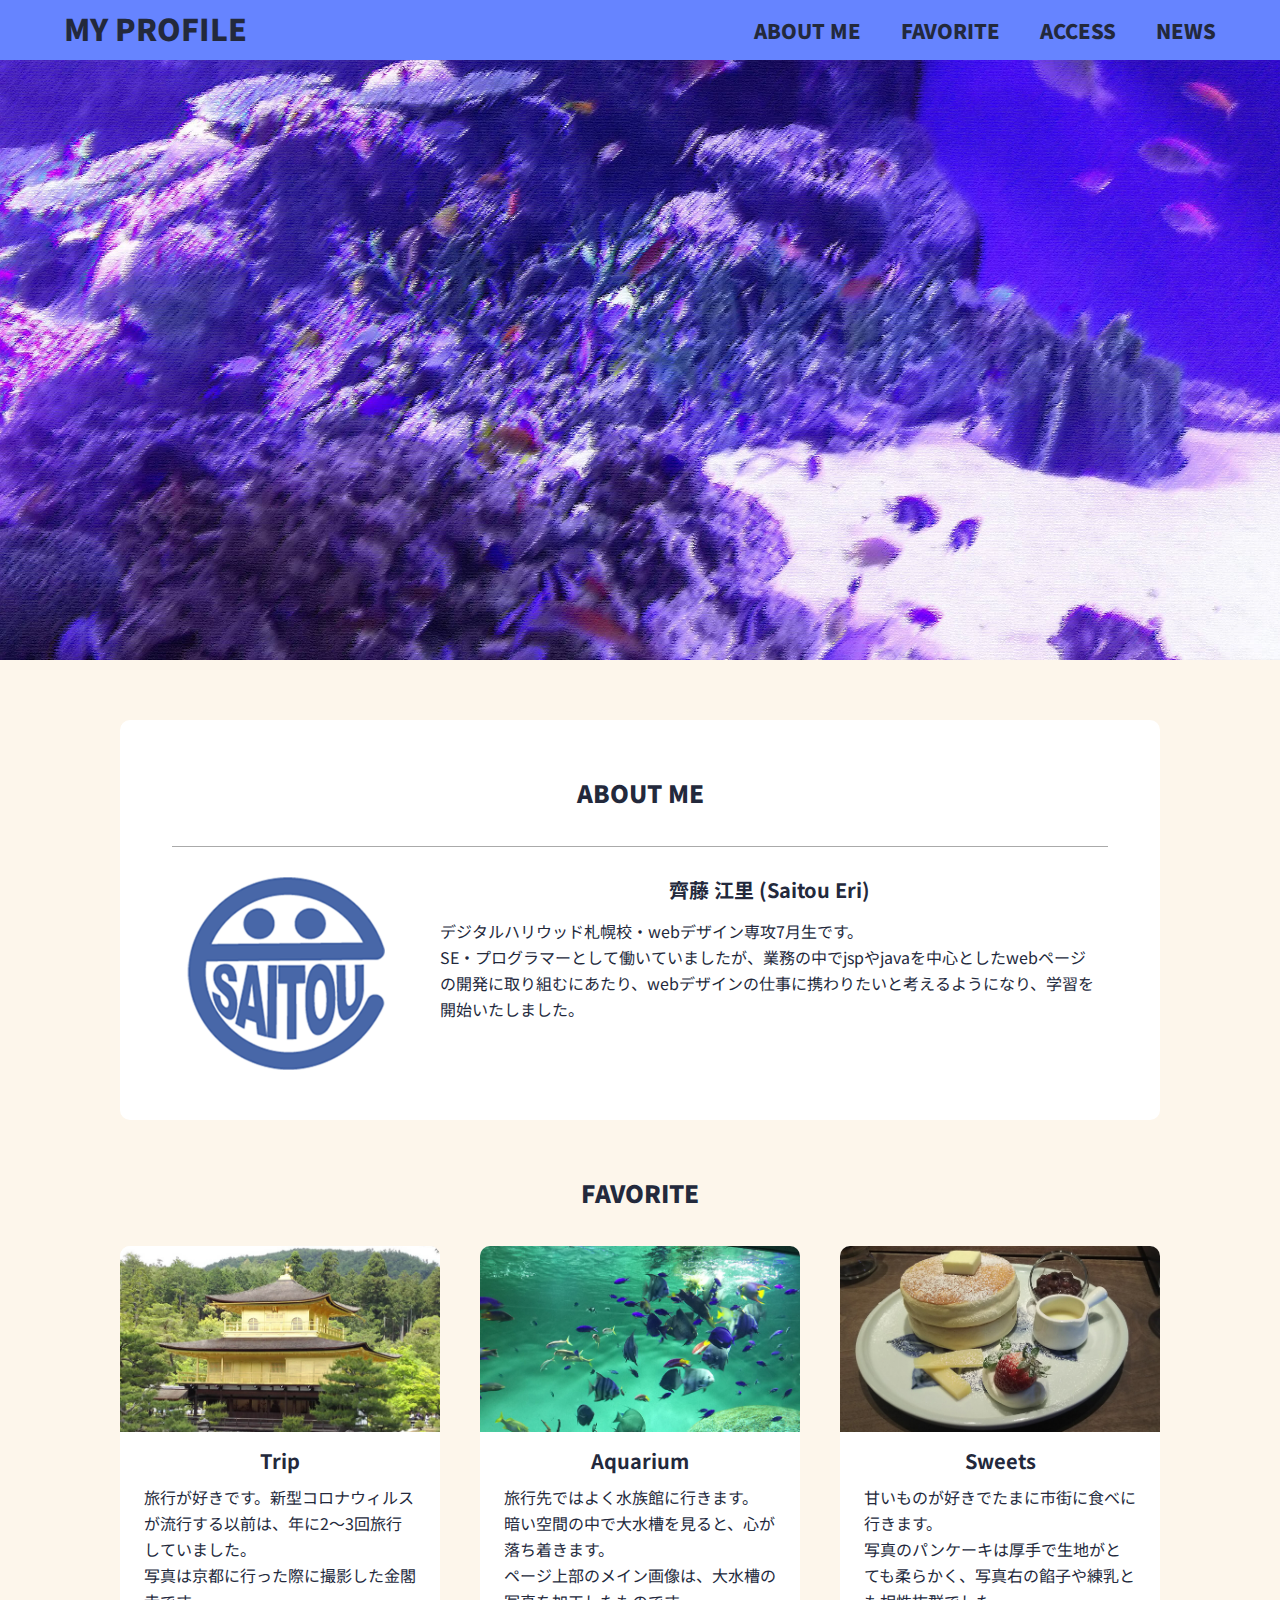
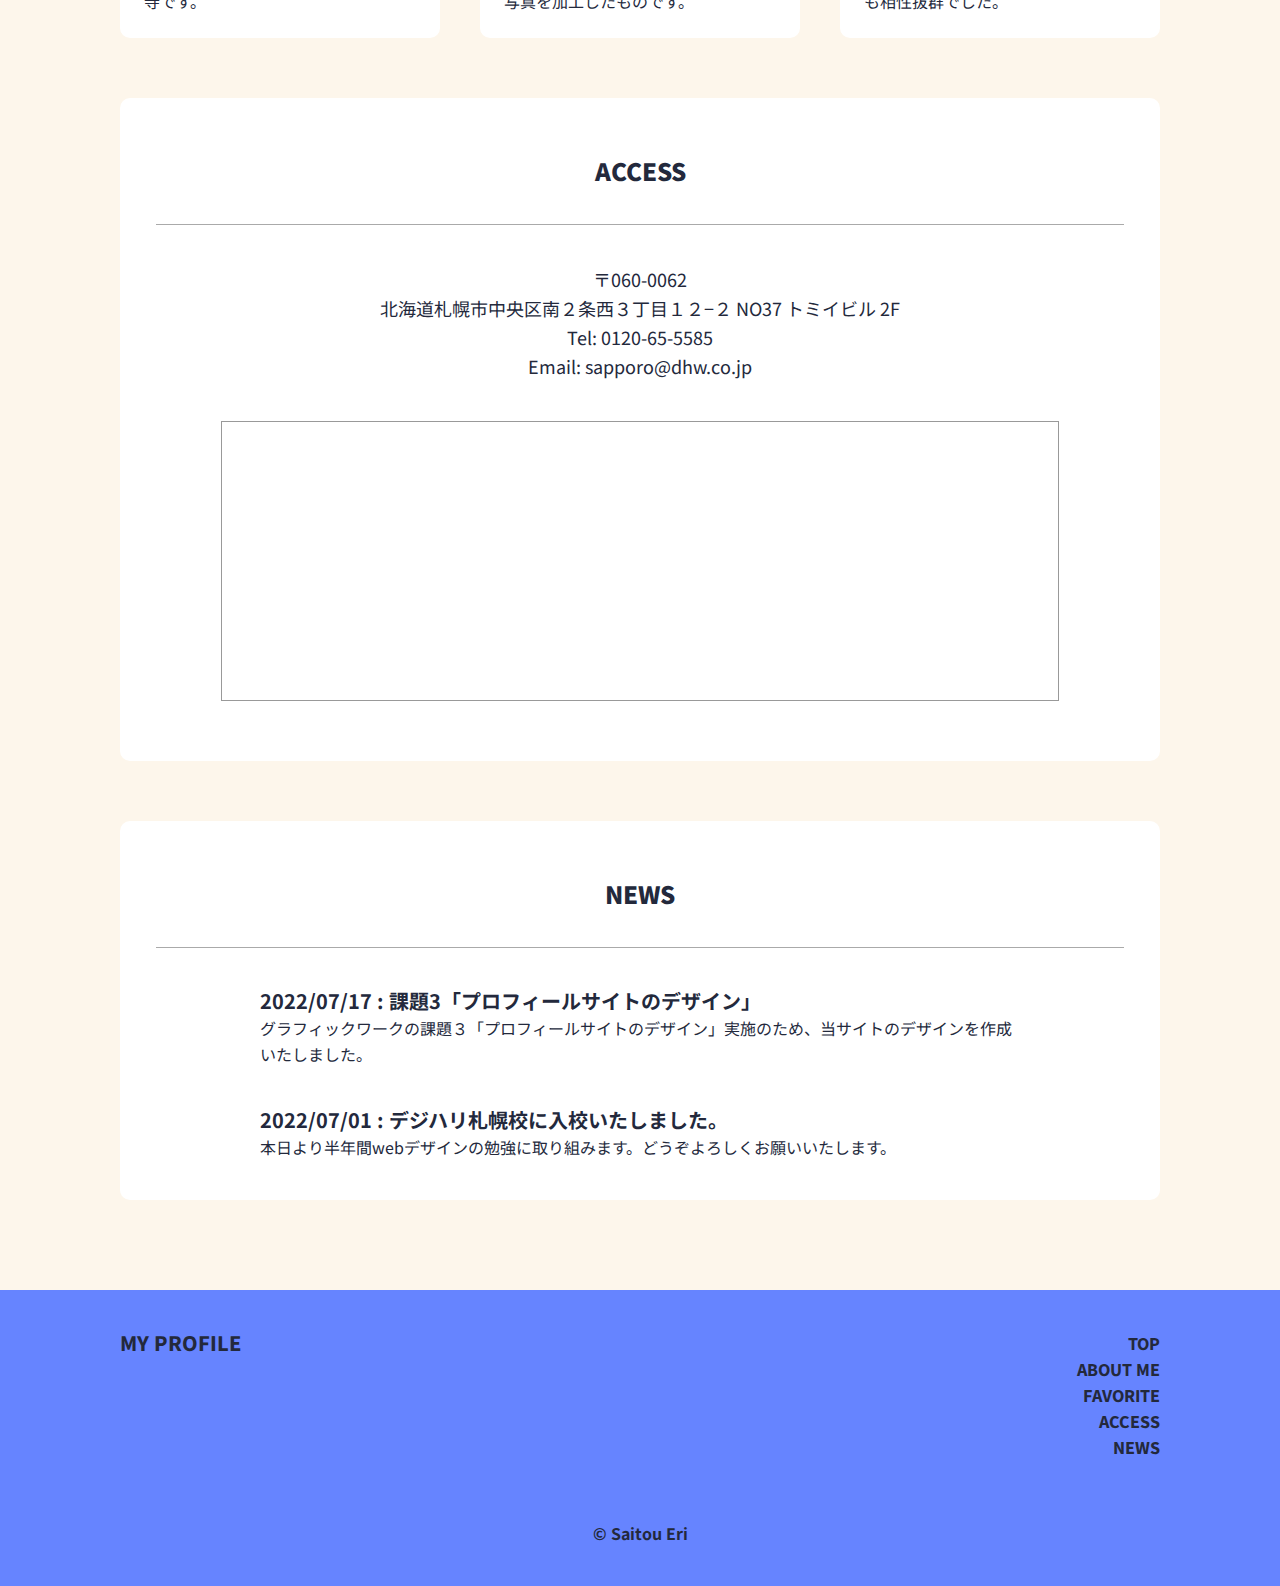
<file: works/works_detail/profilesite/index.html>
<!doctype html>
<html lang="ja">
<head>
<meta charset="utf-8">
<meta name="robots" content="noindex,nofollow,noarchive" />
<meta name = "viewport" content = "width = device-width, initial-scale=1, user-scalable=yes">
<meta name="description" content="齊藤江里のプロフィールサイトです。">
<meta property="og:title" content="MY  PROFILE"/>
<meta property="og:site_name" content="MY  PROFILE">
<meta property="og:type" content="website">
<meta property="og:locale" content="ja-JP">
<meta property="og:image" content="images/common/ogp.jpg">
<meta property="og:description" content="齊藤江里のプロフィールサイトです。"/>
<meta name="twitter:card" content="summary" />
<title>MY  PROFILE</title>
<link rel="stylesheet" href="css/reset.css">
<link rel="stylesheet" href="css/common.css">
<link rel="stylesheet" href="css/top.css">
<link rel="preconnect" href="https://fonts.googleapis.com">
<link rel="preconnect" href="https://fonts.gstatic.com" crossorigin>
<link href="https://fonts.googleapis.com/css2?family=Noto+Sans+JP:wght@400;700;900&display=swap" rel="stylesheet">
<link href="images/common/favicon.ico" rel="icon" type="image/x-icon" />
<link rel="apple-touch-icon" href="images/common/apple-touch-icon.png">
</head>

<body>
<header class="header">
  <div class="header__inner">
    <h1 id="top">MY  PROFILE</h1>
    <div id="nav-drawer">
      <input id="nav-input" class="none" type="checkbox">
      <label id="nav-open" for="nav-input"><span></span></label>
      <label id="nav-close" class="none" for="nav-input"></label>
      <nav id="nav-content" class="header__navigation">
        <div class="nav-drawer__title none">MY  PROFILE</div>
        <ul>
          <li><a class="nav-drawer__link-top none" href="#top">TOP</a></li>
          <li><a href="#aboutme">ABOUT  ME</a></li>
          <li><a href="#favorite">FAVORITE</a></li>
          <li><a href="#access">ACCESS</a></li>
          <li><a href="#news">NEWS</a></li>
        </ul>
      </nav>
    </div>
  </div>
</header>
<main class="main">
  <div class ="top__image"></div>
  <section class="section-aboutme">
    <h2 id="aboutme">ABOUT  ME</h2>
    <div class="section-aboutme__flex"> <img class="section-aboutme__picture" src="images/top/mark.png" alt="mark">
      <div class="section-aboutme__article">
        <h3 class="section-aboutme__myname">齊藤  江里  (Saitou Eri)</h3>
        <p class="section-aboutme__description"> デジタルハリウッド札幌校・webデザイン専攻7月生です。<br>
          SE・プログラマーとして働いていましたが、業務の中でjspやjavaを中心としたwebページの開発に取り組むにあたり、webデザインの仕事に携わりたいと考えるようになり、学習を開始いたしました。 </p>
      </div>
    </div>
  </section>
  <section class="section-favorite">
    <h2 id="favorite">FAVORITE</h2>
    <ul>
      <li> <img class="section-favorite__picture" src="images/top/trip_image.jpg" alt="Trip_Kinkakuji">
        <h3 class="section-favorite__title">Trip</h3>
        <div class="section-favorite__description">
          <p> 旅行が好きです。新型コロナウィルスが流行する以前は、年に2～3回旅行していました。<br>
            写真は京都に行った際に撮影した金閣寺です。 </p>
        </div>
      </li><!--    
   --><li> <img class="section-favorite__picture" src="images/top/aquarium_image.jpg" alt="Aquarium">
        <h3 class="section-favorite__title">Aquarium</h3>
        <div class="section-favorite__description">
          <p> 旅行先ではよく水族館に行きます。<br>
            暗い空間の中で大水槽を見ると、心が落ち着きます。<br>
            ページ上部のメイン画像は、大水槽の写真を加工したものです。 </p>
        </div>
      </li><!--     
  --><li> <img class="section-favorite__picture" src="images/top/sweets_image.jpg" alt="Sweets_pancake">
        <h3 class="section-favorite__title">Sweets</h3>
        <div class="section-favorite__description">
          <p> 甘いものが好きでたまに市街に食べに行きます。<br>
            写真のパンケーキは厚手で生地がとても柔らかく、写真右の餡子や練乳とも相性抜群でした。 </p>
        </div>
      </li>
    </ul>
  </section>
  <section class="section-access">
    <h2 id="access">ACCESS</h2>
    <address class="text">
    〒060-0062<br>
    北海道札幌市中央区南２条西３丁目<span class="section-access__break"></span>１２−２ NO37 トミイビル 2F<br>
    Tel:  0120-65-5585<br>
    Email:  sapporo@dhw.co.jp
    </address>
    <div class="section-access__map">
      <iframe src="https://www.google.com/maps/embed?pb=!1m18!1m12!1m3!1d2915.1908824118573!2d141.35160271547858!3d43.058452779146194!2m3!1f0!2f0!3f0!3m2!1i1024!2i768!4f13.1!3m3!1m2!1s0x5f0b298343e1d881%3A0xc5ee82533644fdf3!2z44OH44K444K_44Or44OP44Oq44Km44OD44OJU1RVRElP5pyt5bmM!5e0!3m2!1sja!2sjp!4v1660179705610!5m2!1sja!2sjp" allowfullscreen=""></iframe>
    </div>
  </section>
  <section class="section-news">
    <h2 id="news">NEWS</h2>
    <ol>
      <li>
        <div class="text">
          <time datetime="2001-01-01">2022/07/17</time>
          <h3>課題3「プロフィールサイトのデザイン」</h3>
          <p> グラフィックワークの課題３「プロフィールサイトのデザイン」実施のため、当サイトのデザインを作成いたしました。 </p>
        </div>
      </li>
      <li>
        <div class="text">
          <time datetime="2001-01-01">2022/07/01</time>
          <h3>デジハリ札幌校に入校いたしました。</h3>
          <p> 本日より半年間webデザインの勉強に取り組みます。どうぞよろしくお願いいたします。 </p>
        </div>
      </li>
    </ol>
  </section>
</main>
<footer class="footer">
  <div class="footer__container">
    <nav class="footer__navigation">
      <h4>MY  PROFILE</h4>
      <ul>
        <li><a href="#top">TOP</a></li>
        <li><a href="#aboutme">ABOUT  ME</a></li>
        <li><a href="#favorite">FAVORITE</a></li>
        <li><a href="#access">ACCESS</a></li>
        <li><a href="#news">NEWS</a></li>
      </ul>
    </nav>
    <small>© Saitou  Eri</small> </div>
</footer>
</body>
</html>
</file>
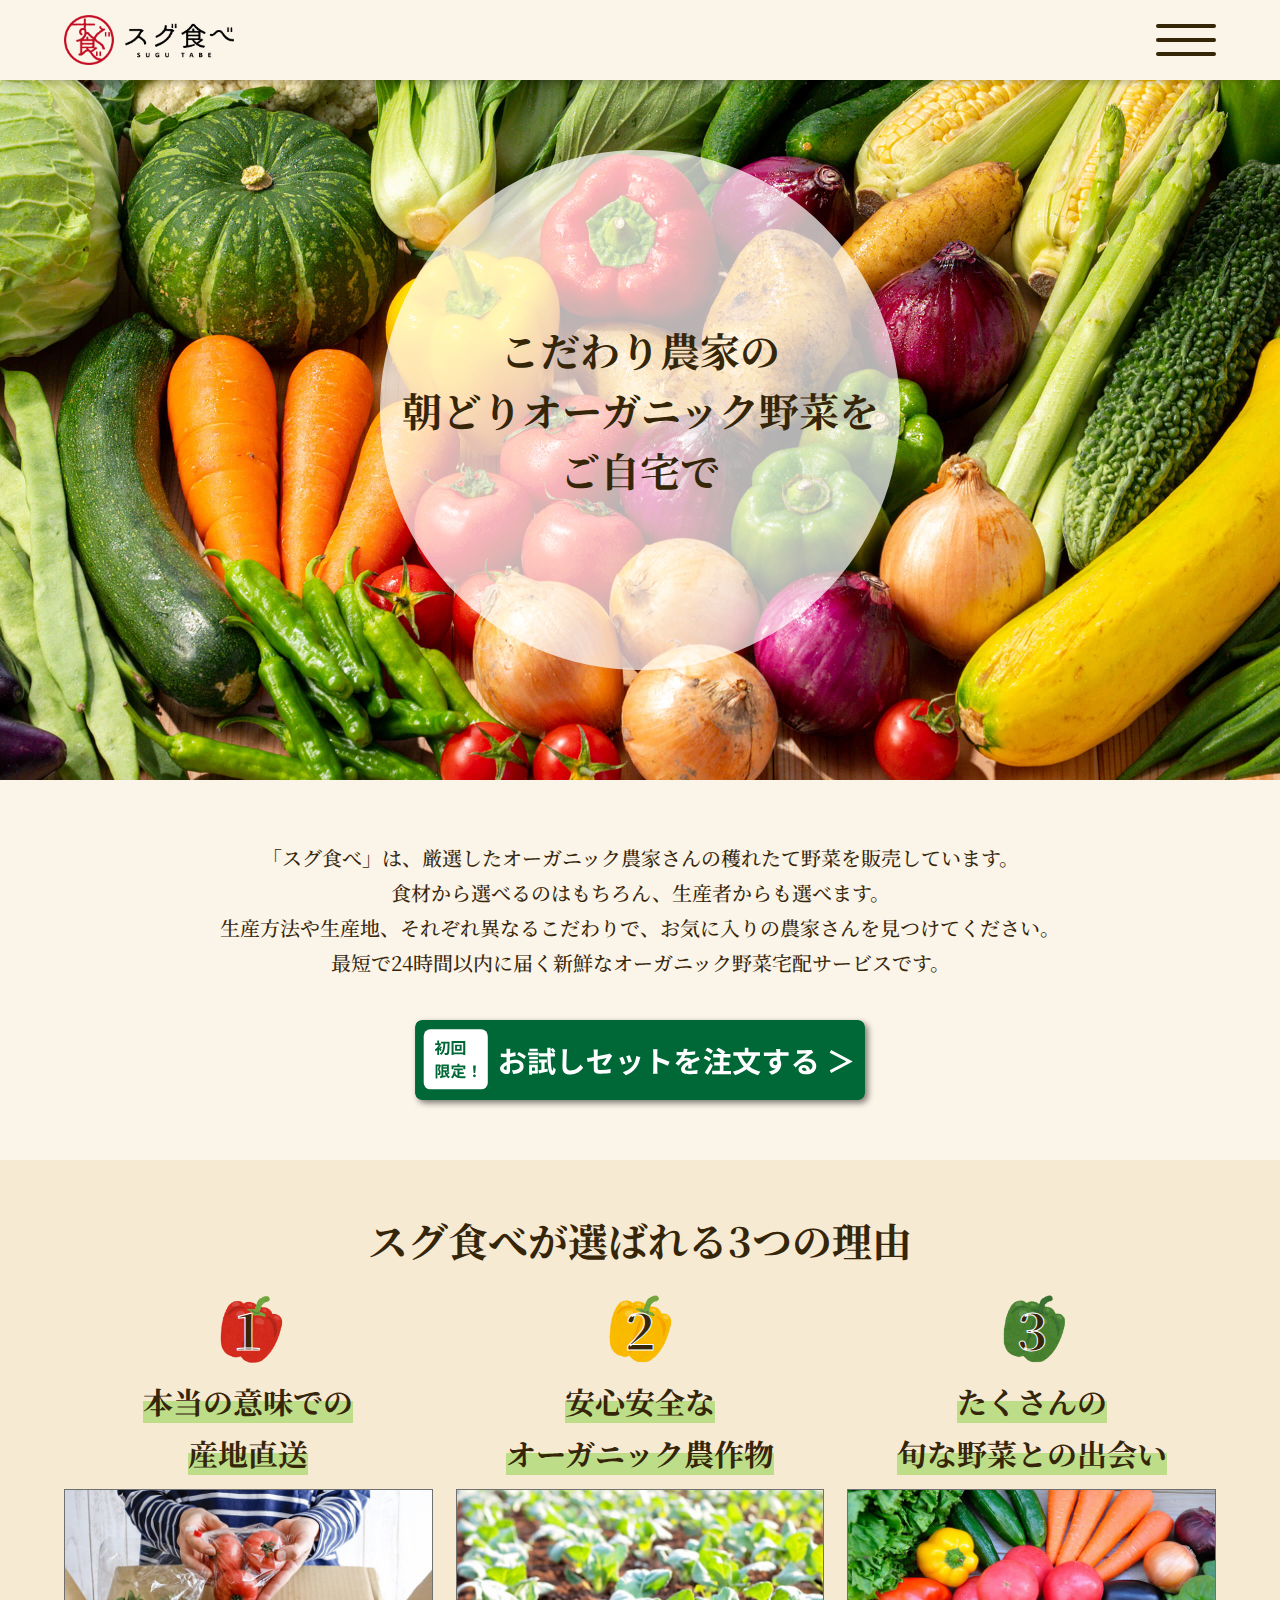
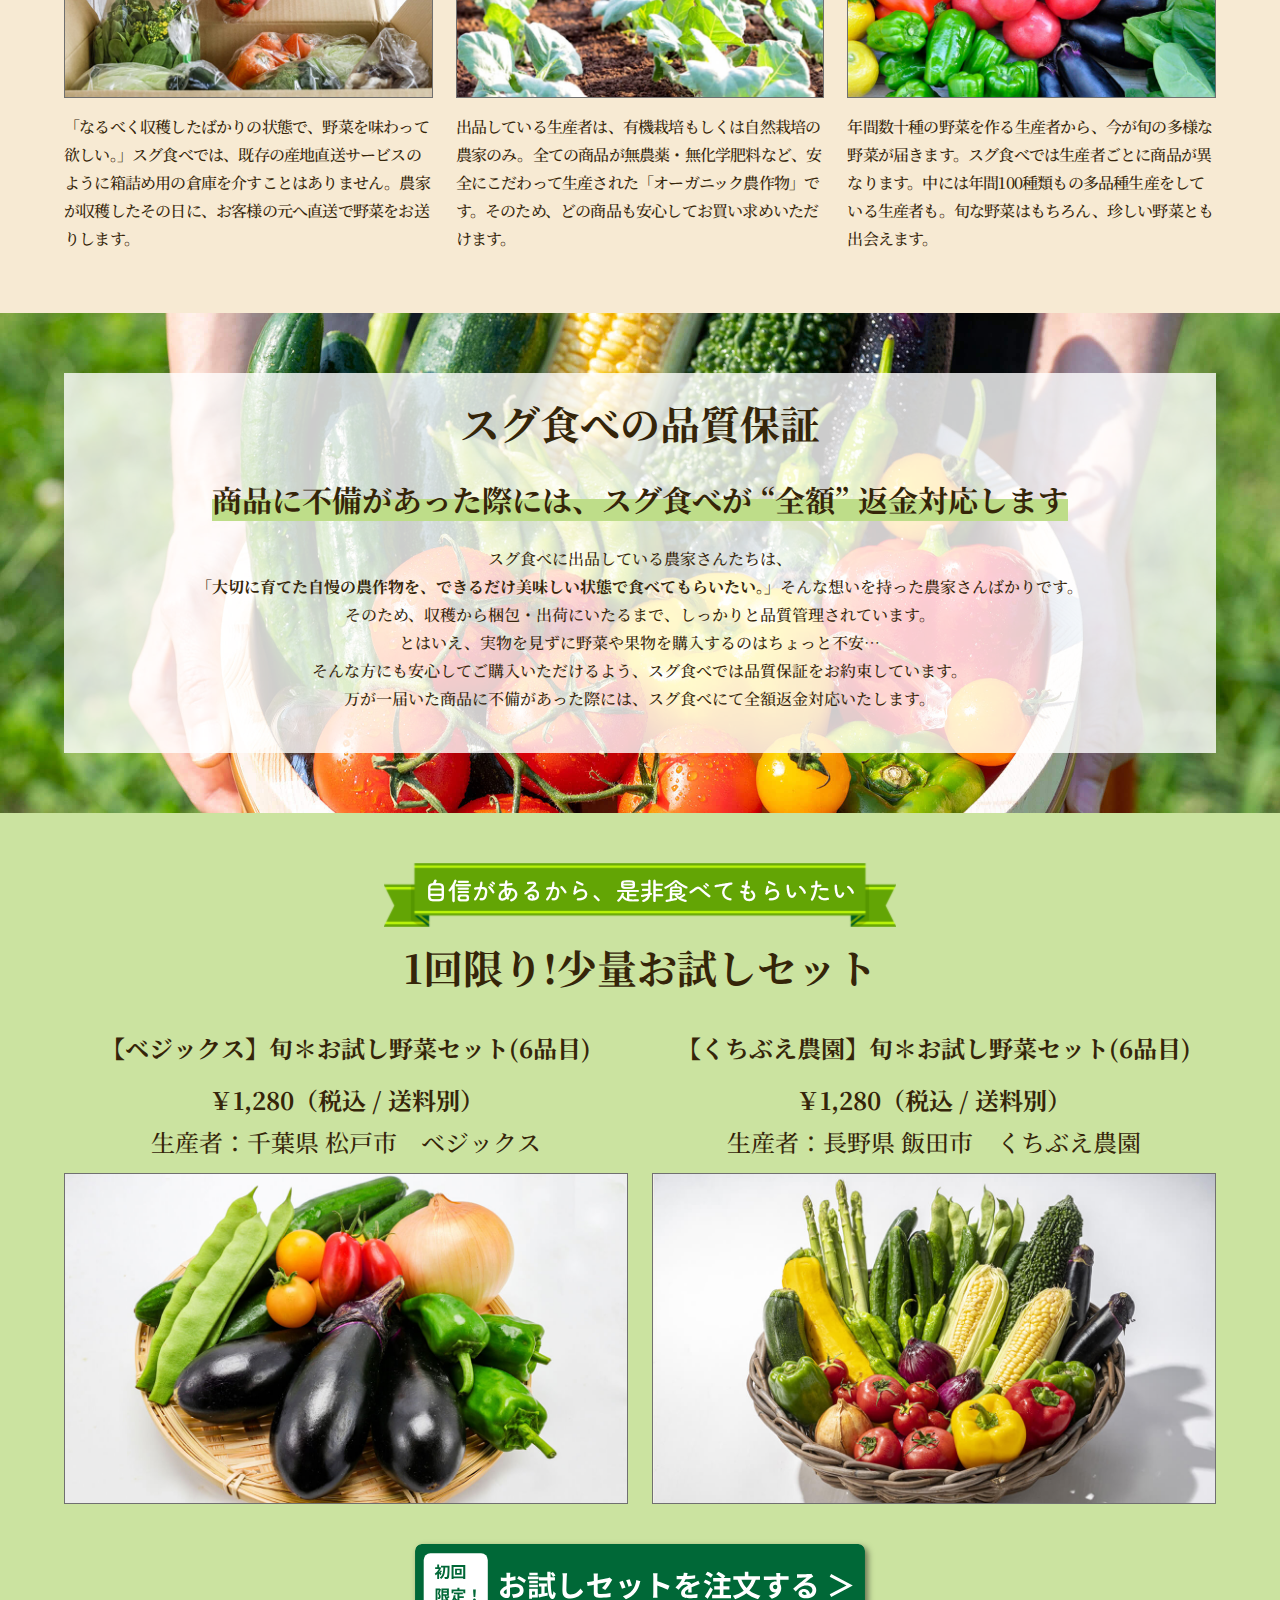
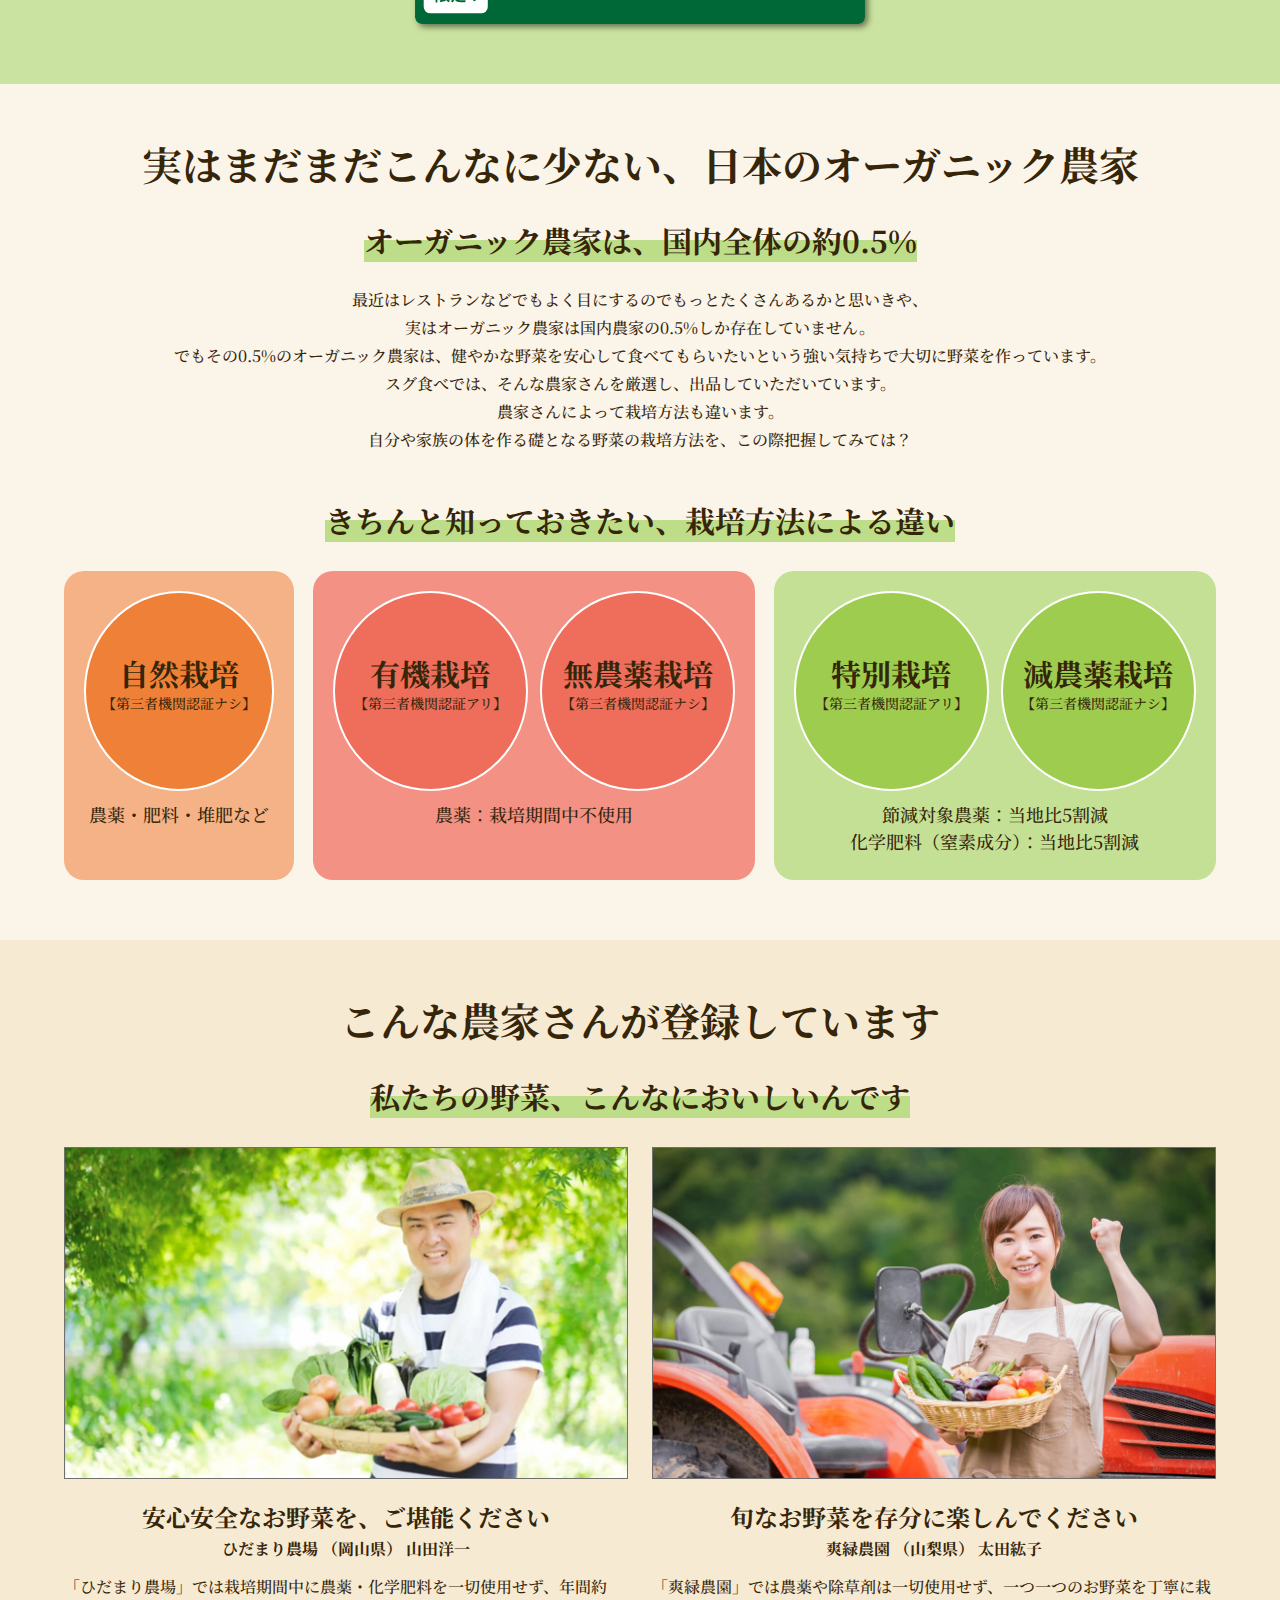
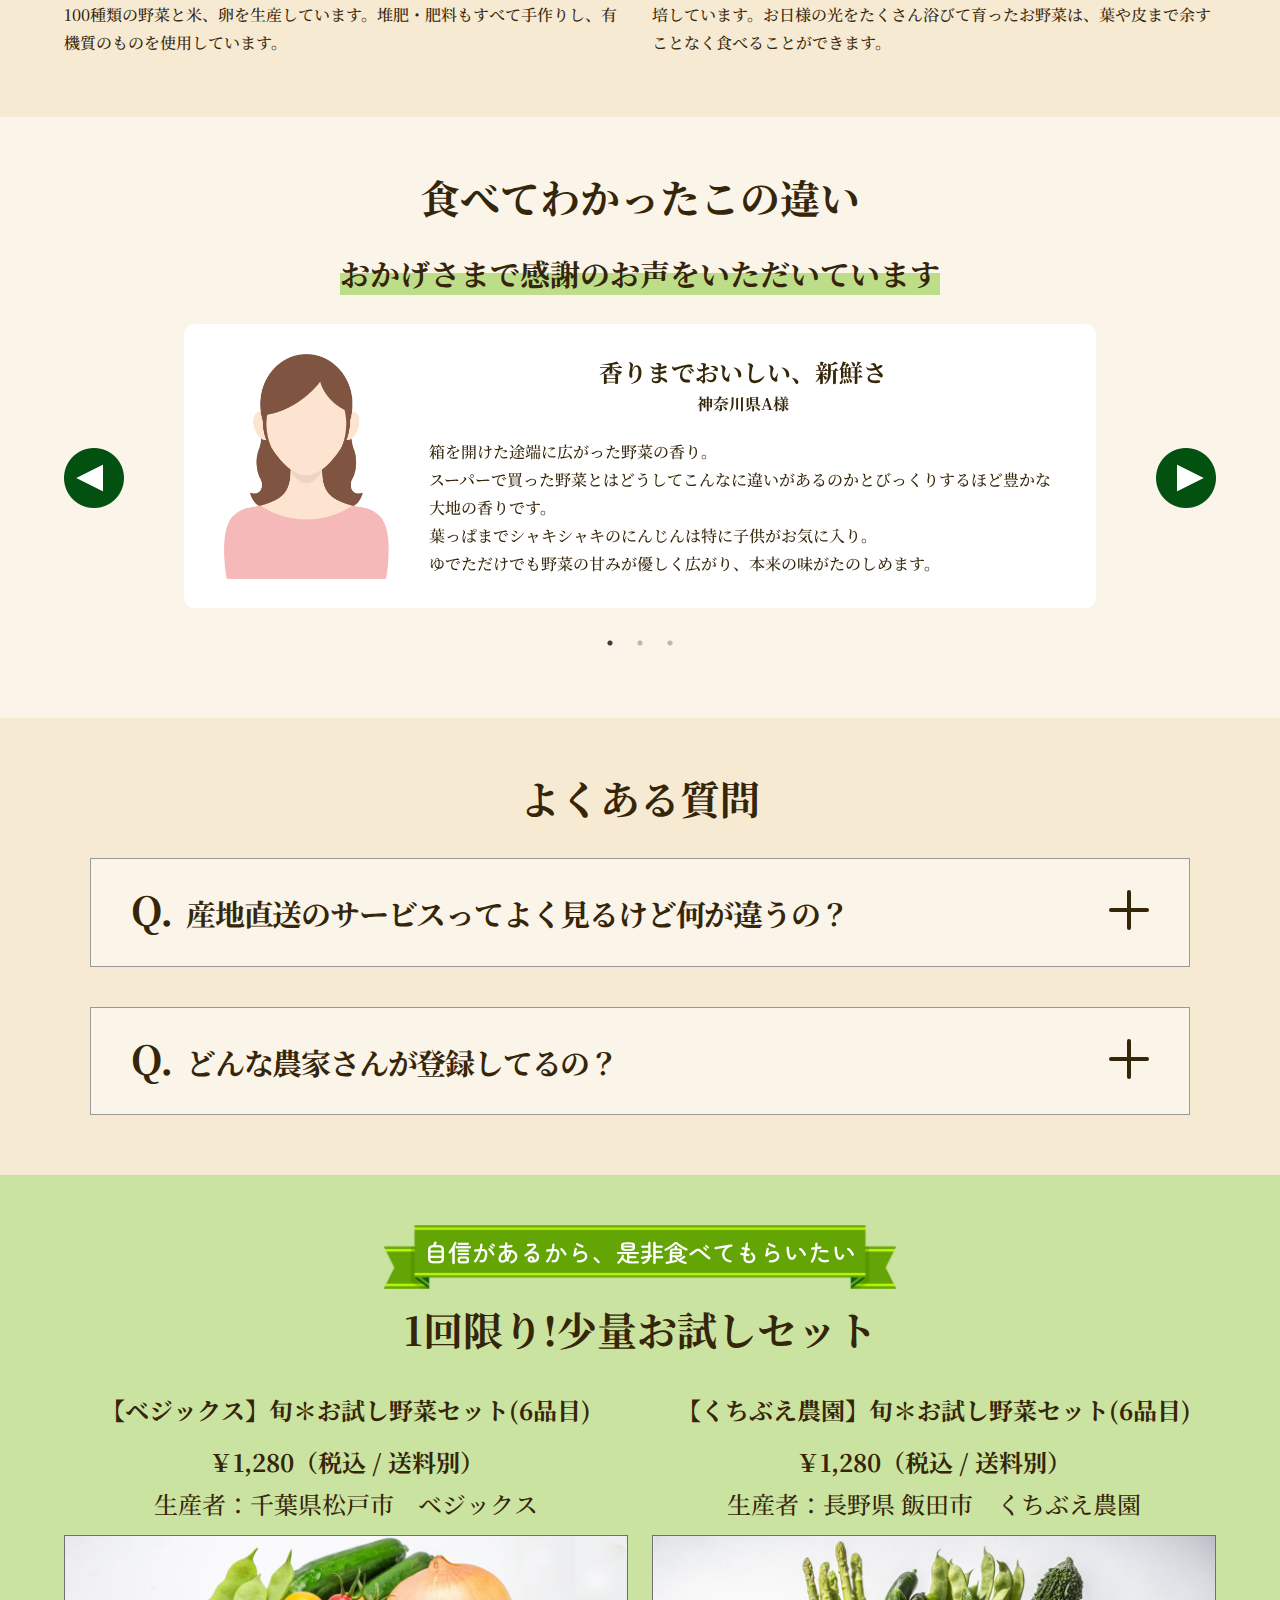
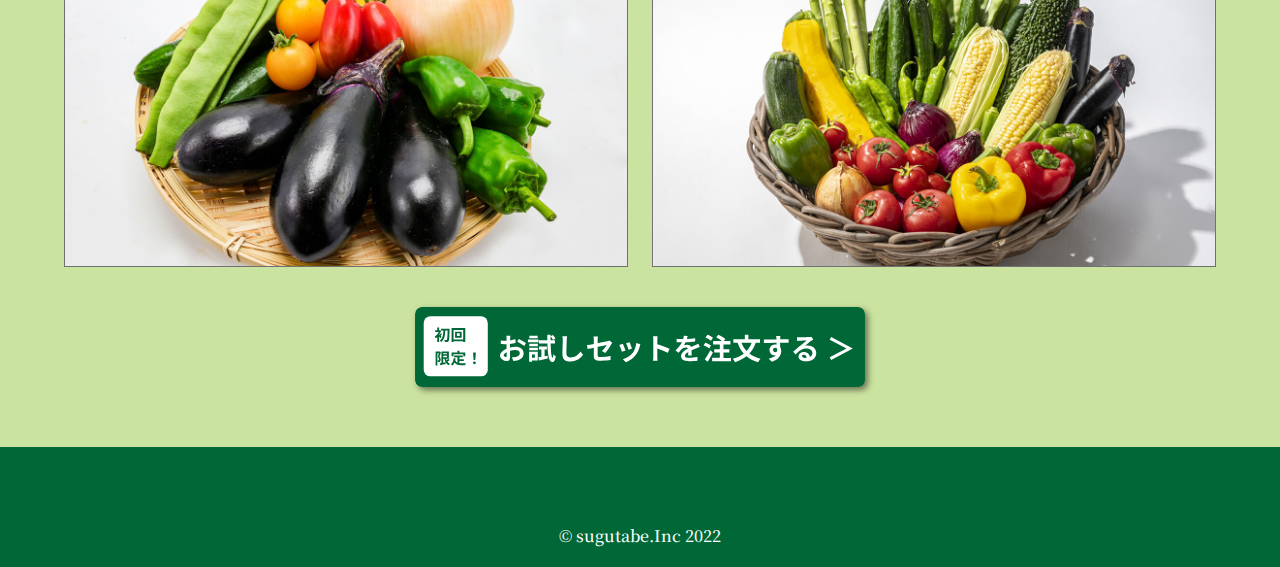
<file: works/works_detail/sugutabe/index.html>
<!DOCTYPE html>
<html lang="ja">
<head prefix="og: http://ogp.me/ns#">
<meta charset="UTF-8">
<meta name="robots" content="noindex,nofollow,noarchive">
<meta name = "viewport" content = "width = device-width, initial-scale=1, user-scalable=yes">
<meta name="description" content="こだわり農家の朝どりオーガニック野菜をご自宅で">
<meta property="og:url" content="https://myportfolio-es.com/">
<meta property="og:title" content="スグ食べ">
<meta property="og:site_name" content="スグ食べ">
<meta property="og:type" content="website">
<meta property="og:locale" content="ja-JP">
<meta property="og:image" content="https://myportfolio-es.com/assets/images/common/seo/ogp.jpg">
<meta property="og:description" content="こだわり農家の朝どりオーガニック野菜をご自宅で">
<meta name="twitter:card" content="summary">
<title>スグ食べ</title>
<link rel="preconnect" href="https://fonts.googleapis.com">
<link rel="preconnect" href="https://fonts.gstatic.com" crossorigin>
<link href="https://fonts.googleapis.com/css2?family=Zen+Maru+Gothic:wght@500;700&display=swap" rel="stylesheet">
<link href="https://fonts.googleapis.com/css2?family=Noto+Serif+JP:wght@500;700&display=swap" rel="stylesheet">
<link rel="stylesheet" href="css/reset.css">
<link rel="stylesheet" href="css/slick/slick.css">
<link rel="stylesheet" href="css/slick/slick-theme.css">
<link rel="stylesheet" href="css/common.css">
<link rel="stylesheet" href="css/top.css">
<link href="images/common/favicon.ico" rel="icon" type="image/x-icon">
<link rel="apple-touch-icon" href="images/common/apple-touch-icon.png">
</head>
<body>
  <header id="header">
    <div class="wrapper">
      <h1 class="header__logo">
        <a href="index.html"><img class="image" src="images/logo.png" alt="スグ食べ（ロゴ）"></a>
      </h1>
      <div class="header__opener"><span class="header__opener-span"></span></div>
    </div>
    <nav class="header__nav none">
      <div class="wrapper">
        <ul class="header__nav-list">
          <li><a href="#section-top">TOP</a></li>
          <li><a href="#section-reason">スグ食べが選ばれる3つの理由</a></li>
          <li><a href="#section-repayment">スグ食べの品質保証</a></li>
          <li><a href="#section-organic">日本のオーガニック農家について</a></li>
          <li><a href="#section-farmer">農家紹介</a></li>
          <li><a href="#section-customer">お客様からの感謝のお声</a></li>
          <li><a href="#section-qa">よくある質問</a></li>
          <li><a href=""><img class="button" src="images/button.png" alt="お試しセットを注文する（ボタン）"></a></li>
        </ul>
      </div>
    </nav>
  </header>
  <div id="section-top">
    <div class="section-top__image">
      <picture>
        <source media="(min-width: 960px)" srcset="images/top_image_pc.jpg">
        <source media="(min-width: 400px)" srcset="images/top_image_tablet.jpg">
        <img class="image" src="images/top_image_smartphone.jpg" alt="トップ画像">
      </picture>
      <div class="section-top__image-catch--background">
        <div class="section-top__image-catch">
          こだわり農家の<br>
          朝どりオーガニック野菜を<br>
          ご自宅で
        </div>
      </div>
    </div>
    <div class="wrapper">
      <div class="section-top__lead">
        「スグ食べ」は、厳選したオーガニック農家さんの穫れたて野菜を販売しています。<br>
        食材から選べるのはもちろん、<span class="br"></span>生産者からも選べます。<br>
        <span class="br"></span>
        生産方法や生産地、それぞれ異なるこだわりで、お気に入りの農家さんを見つけてください。<br>
        最短で24時間以内に届く新鮮なオーガニック野菜宅配サービスです。
      </div>
      <a href=""><img class="button" src="images/button.svg" alt="お試しセットを注文する（ボタン）"></a>
    </div>
  </div>
  <section id="section-reason">
    <div class="wrapper">
      <h2>スグ食べが選ばれる<span class="br"></span>3つの理由</h2>
      <ol class="section-reason__list">
        <li class="section-reason__list-item">
          <h3><span class="number1">１</span><span class="title">本当の意味での<span class="br-title"></span>産地直送</span></h3>
          <img class="image" src="images/reason_image_farmer.jpg" alt="本当の意味での産地直送（イメージ）">
          <div class="description">
            「なるべく収穫したばかりの状態で、野菜を味わって欲しい。」スグ食べでは、既存の産地直送サービスのように箱詰め用の倉庫を介すことはありません。農家が収穫したその日に、お客様の元へ直送で野菜をお送りします。
          </div>
        </li>
        <li class="section-reason__list-item">
          <h3><span class="number2">２</span><span class="title">安心安全な<span class="br-title"></span>オーガニック農作物</span></h3>
          <img class="image" src="images/reason_image_organic.jpg" alt="安心安全なオーガニック農作物（イメージ）">
          <div class="description">
            出品している生産者は、有機栽培もしくは自然栽培の農家のみ。全ての商品が無農薬・無化学肥料など、安全にこだわって生産された「オーガニック農作物」です。そのため、どの商品も安心してお買い求めいただけます。
          </div>
        </li>
        <li class="section-reason__list-item">
          <h3><span class="number3">３</span><span class="title">たくさんの<span class="br-title"></span>旬な野菜との出会い</span></h3>
          <img class="image" src="images/reason_image_kind.jpg" alt="たくさんの旬な野菜との出会い（イメージ）">
          <div class="description">
            年間数十種の野菜を作る生産者から、今が旬の多様な野菜が届きます。スグ食べでは生産者ごとに商品が異なります。中には年間100種類もの多品種生産をしている生産者も。旬な野菜はもちろん、珍しい野菜とも出会えます。
          </div>
        </li>
      </ol>
    </div>
  </section>
  <section id="section-repayment">
    <div class="section-repayment__wrapper">
      <div class="wrapper">
        <h2>スグ食べの品質保証</h2>
        <h3>商品に不備があった際には、スグ食べが “全額” 返金対応します</h3>
        <div class="section-repayment__article">
          スグ食べに出品している農家さんたちは、<br>
          <span>「大切に育てた自慢の農作物を、できるだけ美味しい状態で食べてもらいたい。」</span>そんな想いを持った農家さんばかりです。<br>
          そのため、収穫から梱包・出荷にいたるまで、しっかりと品質管理されています。<br>
          とはいえ、実物を見ずに野菜や果物を購入するのはちょっと不安…<br>
          そんな方にも安心してご購入いただけるよう、スグ食べでは品質保証をお約束しています。<br>
          万が一届いた商品に不備があった際には、スグ食べにて全額返金対応いたします。
        </div>
      </div>
    </div>
  </section>
  <section class="section-order">
    <div class="wrapper">
      <div class="section-order__subtitle">
        <picture>
          <source media="(min-width: 760px)" srcset="images/order_image_subtitle_pc.png">
          <img class="image" src="images/order_image_subtitle_smartphone.png" alt="自信があるから、是非食べてもらいたい">
        </picture>
      </div>
      <h2>1回限り!少量お試しセット</h2>
      <div class="section-order__content-wrapper">
        <div class="section-order__content">
          <div class="product">【ベジックス】旬＊お試し野菜セット(6品目)</div>
          <div class="price">￥1,280（税込 / 送料別）</div>
          <div class="farmer">生産者：千葉県 松戸市　ベジックス</div>  
          <img class="image" src="images/order_image_bejix.jpg" alt="「【ベジックス】旬＊お試し野菜セット(6品目)」の画像">
        </div>
        <div class="section-order__content">
          <div class="product">【くちぶえ農園】旬＊お試し野菜セット(6品目)</div>
          <div class="price">￥1,280（税込 / 送料別）</div>
          <div class="farmer">生産者：長野県 飯田市　くちぶえ農園</div>
          <img class="image" src="images/order_image_kuchibue_farm.jpg" alt="「【くちぶえ農園】旬＊お試し野菜セット(6品目)」の画像">
        </div>
      </div>
      <a href=""><img class="button" src="images/button.svg" alt="お試しセットを注文する（ボタン）"></a>
    </div>
  </section>
  <section id="section-organic">
    <div class="wrapper">
      <h2>実はまだまだこんなに少ない、<span class="br"></span>日本のオーガニック農家</h2>
      <h3>オーガニック農家は、<span class="br"></span>国内全体の約0.5%</h3>
      <div class="section-organic__article"> 
        最近はレストランなどでもよく目にするのでもっとたくさんあるかと思いきや、<br>
        実はオーガニック農家は国内農家の0.5%しか存在していません。<br>
        でもその0.5%のオーガニック農家は、健やかな野菜を安心して食べてもらいたいという強い気持ちで大切に野菜を作っています。<br>
        スグ食べでは、そんな農家さんを厳選し、出品していただいています。<br>
        農家さんによって栽培方法も違います。<br>
        自分や家族の体を作る礎となる野菜の栽培方法を、この際把握してみては？
      </div>
      <h3>きちんと知っておきたい、栽培方法による違い</h3>
      <div class="section-organic__content-wrapper">
        <div class="section-organic__content group1">
          <div class="circle group1">
            <div class="cultivation">自然栽培</div>
            <div class="certification">【第三者機関認証ナシ】</div>
          </div>
          <div class="description">
            農薬・肥料・堆肥など
          </div>
        </div>
        <div class="section-organic__content group2">
          <div class="section-organic__content-flex">
            <div class="circle group2">
              <div class="cultivation">有機栽培</div>
              <div class="certification">【第三者機関認証アリ】</div>
            </div>
            <div class="circle group2">
              <div class="cultivation">無農薬栽培</div>
              <div class="certification">【第三者機関認証ナシ】</div>
            </div>
          </div>
          <div class="description">
            農薬：栽培期間中不使用
          </div>
        </div>  
        <div class="section-organic__content group3">
          <div class="section-organic__content-flex">
            <div class="circle group3">
              <div class="cultivation">特別栽培</div>
              <div class="certification">【第三者機関認証アリ】</div>
            </div>
            <div class="circle group3">
              <div class="cultivation">減農薬栽培</div>
              <div class="certification">【第三者機関認証ナシ】</div>
            </div>
          </div>
          <div class="description">
            節減対象農薬：当地比5割減<br>
            化学肥料（窒素成分）：当地比5割減
          </div>
        </div>
      </div>
    </div>
  </section>
  <section id="section-farmer">
    <div class="wrapper">
      <h2>こんな農家さんが登録<span class="br"></span>しています</h2>
      <h3>私たちの野菜、<span class="br"></span>こんなにおいしいんです</h3>
      <div class="section-farmer__content-wrapper">
        <div class="section-farmer__content">
          <img class="image" src="images/farmer_image_hidamari.jpg" alt="ひだまり農場代表者の画像">
          <div class="title">安心安全なお野菜を、ご堪能ください</div>
          <div class="farmer">ひだまり農場 （岡山県） 山田洋一</div>
          <div class="comment">「ひだまり農場」では栽培期間中に農薬・化学肥料を一切使用せず、年間約100種類の野菜と米、卵を生産しています。堆肥・肥料もすべて手作りし、有機質のものを使用しています。</div>
        </div>
        <div class="section-farmer__content">
          <img class="image" src="images/farmer_image_souryoku.jpg" alt="爽緑農園代表者の画像">
          <div class="title">旬なお野菜を存分に楽しんでください</div>
          <div class="farmer">爽緑農園 （山梨県） 太田紘子</div>
          <div class="comment">「爽緑農園」では農薬や除草剤は一切使用せず、一つ一つのお野菜を丁寧に栽培しています。お日様の光をたくさん浴びて育ったお野菜は、葉や皮まで余すことなく食べることができます。</div>
        </div>
      </div>
    </div>
  </section>
  <section id="section-customer">
    <div class="wrapper">
      <h2>食べてわかった<span class="section-customer__none">、</span><span class="br"></span>この違い</h2>
      <h3>おかげさまで感謝のお声をいただいています</h3>
      <div class="section-customer__slider">
        <div class="section-customer__content">
          <div class="section-customer__content-flex">
            <div class="image">
              <img src="images/customer_image_kanagawa.png" alt="お客様の画像">
            </div>
            <div class="section-customer__content-wrapper">
              <div class="title">香りまでおいしい、新鮮さ</div>
              <div class="customer">神奈川県A様</div>
              <div class="comment">  
                箱を開けた途端に広がった野菜の香り。<br>
                スーパーで買った野菜とはどうしてこんなに違いがあるのかとびっくりするほど豊かな大地の香りです。<br>
                葉っぱまでシャキシャキのにんじんは特に子供がお気に入り。<br>
                ゆでただけでも野菜の甘みが優しく広がり、本来の味がたのしめます。
              </div>
            </div>
          </div>
        </div>
        <div class="section-customer__content">
          <div class="section-customer__content-flex">
            <div class="image">
              <img src="images/customer_image_chiba.png" alt="お客様の画像">
            </div>
            <div class="section-customer__content-wrapper">
              <div class="title">安心できる品質に大満足</div>
              <div class="customer">千葉県O様</div>
              <div class="comment">
                オーガニック農作物にこだわった生産者から送られてくるため、とても安心して毎日食卓に出せるのがうれしいです。<br>
                小さな子供や働き盛りの夫など、健康に気を遣って食から体づくりをしたい我が家には、もう手放せない野菜となっています。
              </div>
            </div>
          </div>
        </div>
        <div class="section-customer__content">
          <div class="section-customer__content-flex">
            <div class="image">
              <img src="images/customer_image_tokyo.png" alt="お客様の画像">
            </div>
            <div class="section-customer__content-wrapper">
              <div class="title">旬の野菜が食べられる豊かさ</div>
              <div class="customer">東京都M様</div>
              <div class="comment">
                鮮度にこだわる「スグ食べ」だからこそ、旬になった野菜を「今だ！」と送ってきてくれるので、食卓に並ぶ野菜は常に旬の食材です。<br>
                一カ所の農家さんからではなく複数の農家から選べるので、地域によっての旬の違いも楽しめます。<br>
                たまに、スーパーに並ばないような珍しい野菜がまざるのも、わくわくしますね。
              </div>
            </div>
          </div>
        </div>
      </div>
    </div>
  </section>
  <section id="section-qa">
    <div class="wrapper">
      <h2>よくある質問</h2>
      <div class="section-qa__content">
        <div class="section-qa__content-question">
          <div class="q">Q.</div>
          <div class="title">産地直送のサービスって<span class="br"></span>よく見るけど何が違うの？</div>
          <div class="opener"><span></span></div>
        </div>
        <div class="section-qa__content-answer--hide none">
          <div class="section-qa__content-answer">
            <div class="a">A.</div>
            <div class="article">
              <div class="title">鮮度が抜群に違います。</div>
              <div class="description">
                通常の産直サービスは、一度倉庫などに野菜を集め、そこで箱詰め作業をして配送しています。この仕組みでは、お客様が商品を受け取る時には収穫してから3、4日が経過しています。スグ食べでは、箱詰め作業を農家さんにお願いすることにより、最短で収穫当日に商品を受け取ることができます。 
              </div>
            </div>
          </div>
        </div>
      </div>
      <div class="section-qa__content">
        <div class="section-qa__content-question">
          <div class="q">Q.</div>
          <div class="title">どんな農家さんが登録してるの？</div>
          <div class="opener"><span></span></div>
        </div>
        <div class="section-qa__content-answer--hide none">
          <div class="section-qa__content-answer">
            <div class="a">A.</div>
            <div class="article">
              <div class="title">農薬不使用にこだわる、オーガニック農家さんのみが登録しています。</div>
              <div class="description">
                有機栽培や自然栽培などの環境に配慮した農法で生産するには、通常以上に費用も手間もかかります。そんな中でも、「安心な野菜を食べて欲しい」という強い思いを持って、こだわって野菜を作っている農家さんがいます。 そういった、厳選されたオーガニック農家さんのみが登録しているため、安心してお買い物を楽しんでいただけます。
              </div>
            </div>
          </div> 
        </div>
      </div>
    </div>
  </section>
  <section class="section-order">
    <div class="wrapper">
      <div class="section-order__subtitle">
        <picture>
          <source media="(min-width: 760px)" srcset="images/order_image_subtitle_pc.png">
          <img class="image" src="images/order_image_subtitle_smartphone.png" alt="自信があるから、是非食べてもらいたい">
        </picture>
      </div>
      <h2>1回限り!少量お試しセット</h2>
      <div class="section-order__content-wrapper">
        <div class="section-order__content">
          <div class="product">【ベジックス】旬＊お試し野菜セット(6品目)</div>
          <div class="price">￥1,280（税込 / 送料別）</div>
          <div class="farmer">生産者：千葉県松戸市　ベジックス</div>  
          <img class="image" src="images/order_image_bejix.jpg" alt="「【ベジックス】旬＊お試し野菜セット(6品目)」の画像">
        </div>
        <div class="section-order__content">
          <div class="product">【くちぶえ農園】旬＊お試し野菜セット(6品目)</div>
          <div class="price">￥1,280（税込 / 送料別）</div>
          <div class="farmer">生産者：長野県 飯田市　くちぶえ農園</div>
          <img class="image" src="images/order_image_kuchibue_farm.jpg" alt="「【くちぶえ農園】旬＊お試し野菜セット(6品目)」の画像">
        </div>
      </div>
      <a href=""><img class="button" src="images/button.svg" alt="お試しセットを注文する（ボタン）"></a>
    </div>
  </section>
  <footer id="footer">
    <div class="footer__wrapper">
      <small>© sugutabe.Inc 2022</small>
    </div>
  </footer>
  <script src="js/jquery/jquery-3.6.1.min.js"></script>
  <script src="js/jquery/slick/slick.min.js"></script>
  <script src="js/common.js"></script>
</body>
</html>
</file>
<file: works/works_detail/profilesite/css/common.css>
*, *:before, *:after {
  margin: 0;
  padding: 0;
  box-sizing: border-box;
}

html {
  font-size: 62.5%;
  width: 100%;
  height: 100%;
}

body {
  color: #23293C;
  font-family: "Noto Sans JP", sans-serif;
  font-weight: 400;
  font-size: 1.6rem;
  line-height: 2.6rem;
  text-align: center;
  width: 100%;
  height: 100%;
}

h2 {
  font-size: 2.4rem;
  font-weight: 900;
}

h3 {
  font-size: 2rem;
  font-weight: 700;
}

.none {
  display: none;
}/*# sourceMappingURL=common.css.map */
</file>
<file: works/works_detail/profilesite/css/top.css>
@charset "UTF-8";
/* CSS Document */
/* ヘッダー */
.header {
  height: 44px;
  background-color: #6684FF;
  position: relative;
}
.header__inner {
  width: 90%;
  margin: 0 auto;
  display: flex;
  justify-content: space-between;
}
.header h1 {
  font-size: 2.2rem;
  line-height: 2.2rem;
  font-weight: 900;
}
.header__navigation {
  display: none;
}

/* ヘッダー(pc) */
@media screen and (min-width: 821px) {
  .header {
    height: 60px;
  }
  .header__inner {
    max-width: 1500px;
  }
  .header h1 {
    font-size: 3rem;
    font-weight: 900;
    padding: 17px 0;
  }
  .header__navigation {
    display: block;
    text-align: right;
  }
  .header__navigation ul {
    display: flex;
  }
  .header__navigation ul li {
    margin-left: 40px;
    margin-top: 18px;
  }
  .header__navigation ul li a {
    text-decoration: none;
    color: #23293C;
    font-size: 2rem;
    font-weight: 900;
  }
  .header__navigation ul li a:visited {
    color: #23293C;
  }
}
/* ハンバーガーアイコン */
@media screen and (max-width: 820px) {
  .header h1 {
    padding: 9px 0 0 0;
  }
  #nav-drawer {
    padding: 8px 0 0 0;
    text-align: right;
    position: relative;
  }
  #nav-drawer__title {
    display: block;
    font-size: 2.2rem;
    font-weight: 900;
    margin-top: 30px;
  }
  #nav-drawer__link-top {
    display: block;
  }
  #nav-drawer ul {
    margin-top: 20px;
  }
  #nav-drawer ul li {
    font-size: 1.6rem;
    line-height: 3.2rem;
    font-weight: 700;
  }
  #nav-drawer ul li a {
    text-decoration: none;
    color: #23293C;
  }
  #nav-drawer ul li a:visited {
    color: #23293C;
  }
  #nav-open {
    display: inline-block;
    vertical-align: middle;
    width: 30px;
    height: 22px;
  }
  #nav-open span {
    position: absolute;
    height: 2px;
    width: 30px;
    background-color: #23293C;
    display: block;
    content: "";
  }
  #nav-open span:before {
    position: absolute;
    height: 2px;
    width: 30px;
    background-color: #23293C;
    display: block;
    content: "";
    bottom: -8px;
  }
  #nav-open span:after {
    position: absolute;
    height: 2px;
    width: 30px;
    background-color: #23293C;
    display: block;
    content: "";
    bottom: -16px;
  }
  #nav-close {
    z-index: 999;
    position: fixed;
    top: 0;
    left: 0;
    width: 100%;
    height: 100%;
    background-color: #000000;
    opacity: 0.5;
  }
  #nav-content {
    display: block;
    position: fixed;
    z-index: 9999;
    top: 0;
    left: 0;
    width: 30%;
    height: 100%;
    background-color: #6684FF;
    text-align: left;
    padding: 11px 0 0 24px;
    transform: translateX(-115%);
    transition: 0.3s ease-in-out;
    box-shadow: 5px 0 25px rgba(0, 0, 0, 0.25);
  }
  #nav-input:checked ~ #nav-close {
    display: block;
  }
  #nav-input:checked ~ #nav-content {
    transform: translateX(0%);
  }
}
/* メイン */
.main {
  background-color: #fdf6eb;
  padding-bottom: 90px;
}

/* トップ画像 */
.top__image {
  width: 100%;
  height: 500px;
  background-image: url("../images/top/top_image_mobile.jpg");
  background-position: center;
  background-size: cover;
  background-repeat: no-repeat;
}

@media screen and (min-width: 481px) {
  .top__image {
    height: 750px;
    background-image: url("../images/top/top_image_tablet.jpg");
  }
}
@media screen and (min-width: 1041px) {
  .top__image {
    height: 600px;
    background-image: url("../images/top/top_image_laptop.jpg");
  }
}
@media screen and (min-width: 1537px) {
  .top__image {
    height: 700px;
    background-image: url("../images/top/top_image_desktop.jpg");
  }
}
/* aboutmeセクション */
.section-aboutme {
  background-color: #ffffff;
  margin-bottom: 60px;
}
.section-aboutme h2 {
  padding-top: 40px;
  padding-bottom: 40px;
}
.section-aboutme__picture {
  width: 198px;
  height: 100%;
  -o-object-fit: cover;
     object-fit: cover;
}
.section-aboutme__article {
  max-width: 327px;
  text-align: left;
  padding-bottom: 40px;
  margin-left: auto;
  margin-right: auto;
}
.section-aboutme__myname {
  padding-top: 20px;
  text-align: center;
}
.section-aboutme__description {
  margin-top: 10px;
}

@media screen and (min-width: 481px) {
  .section-aboutme {
    width: 90%;
    margin: 60px auto 0;
    border-radius: 10px;
  }
  .section-aboutme h2 {
    padding-top: 60px;
    width: 90%;
    margin: 0 auto;
    border-bottom: solid 1px #aaaaaa;
  }
  .section-aboutme__flex {
    width: 90%;
    margin: 0 auto;
    display: block;
  }
  .section-aboutme img {
    max-width: 198px;
    height: 100%;
    margin: 30px 0 0 0;
  }
  .section-aboutme__article {
    max-width: 660px;
  }
  .section-aboutme__article h3 {
    margin-top: 10px;
    text-align: center;
  }
  .section-aboutme__description {
    margin-top: 15px;
  }
}
@media screen and (min-width: 801px) {
  .section-aboutme__flex {
    display: flex;
    justify-content: space-between;
    -moz-column-gap: 5%;
         column-gap: 5%;
  }
  .section-aboutme img {
    margin-bottom: 50px;
    margin-left: 15px;
  }
}
@media screen and (min-width: 1041px) {
  .section-aboutme {
    max-width: 1040px;
  }
}
/* favoriteセクション */
.section-favorite h2 {
  margin-top: 60px;
}
.section-favorite ul {
  list-style: none;
}
.section-favorite ul li {
  width: 100%;
  max-width: 327px;
  background-color: #ffffff;
  margin: 40px auto;
  border-radius: 10px;
}
.section-favorite__picture {
  height: 186px;
  width: 100%;
  -o-object-fit: cover;
     object-fit: cover;
  -o-object-position: center;
     object-position: center;
  border-radius: 10px 10px 0 0;
}
.section-favorite__title {
  margin: 10px auto;
}
.section-favorite__description {
  padding: 0 24px 24px;
  text-align: left;
}

/* favoriteセクション(tab) */
@media screen and (min-width: 481px) {
  .section-favorite ul li {
    width: 90%;
    max-width: 700px;
  }
  .section-favorite__picture {
    height: 50%;
    width: 100%;
  }
}
/* favoriteセクション(pc) */
@media screen and (min-width: 1041px) {
  .section-favorite ul {
    max-width: 1040px;
    margin: 40px auto 0 auto;
    display: flex;
    justify-content: space-between;
  }
  .section-favorite ul li {
    width: 320px;
    margin: 0;
  }
  .section-favorite__picture {
    height: 186px;
  }
}
/* accessセクション(sp) */
.section-access {
  margin-top: 60px;
  background-color: #ffffff;
  margin-bottom: 60px;
}
.section-access h2 {
  padding-top: 40px;
  padding-bottom: 40px;
}
.section-access address {
  font-style: normal;
}
.section-access__break:after {
  content: "\a";
  white-space: pre;
}
.section-access__map {
  margin: 40px auto 0;
  height: 338px;
}
.section-access__map iframe {
  width: 373px;
  height: 100%;
  border: solid 1px #999999;
}

/* accessセクション(pc) */
@media screen and (min-width: 1041px) {
  .section-access {
    max-width: 1040px;
    margin: 60px auto 0;
    border-radius: 10px;
  }
  .section-access h2 {
    padding-top: 60px;
    max-width: 968px;
    margin: 0 auto;
    border-bottom: solid 1px #aaaaaa;
  }
  .section-access address {
    margin-top: 40px;
    font-size: 1.8rem;
    line-height: 2.9rem;
  }
  .section-access__break:after {
    content: "";
    white-space: pre;
  }
  .section-access__map {
    max-width: 840px;
    height: 340px;
    padding-bottom: 60px;
  }
  .section-access__map iframe {
    width: 838px;
  }
}
/* newsセクション(sp) */
.section-news {
  background-color: #ffffff;
  padding-bottom: 40px;
}
.section-news h2 {
  padding-top: 40px;
  padding-bottom: 40px;
  max-width: 327px;
  margin: 0 auto;
  border-bottom: solid 1px #aaaaaa;
}
.section-news ol {
  list-style: none;
}
.section-news ol li {
  max-width: 327px;
  margin: 0 auto;
  text-align: left;
  margin-top: 40px;
}
.section-news ol li time {
  font-weight: 700;
  font-size: 2rem;
}
.section-news ol li time::after {
  content: " : ";
}
.section-news h3 {
  display: inline;
}

/* newsセクション(pc) */
@media screen and (min-width: 1041px) {
  .section-news {
    max-width: 1040px;
    margin: 60px auto 0;
    border-radius: 10px;
  }
  .section-news h2 {
    padding-top: 60px;
    max-width: 968px;
  }
  .section-news ol li {
    max-width: 760px;
  }
}
/* フッター(sp) */
.footer {
  background-color: #6684FF;
  padding: 30px 24px 50px;
}
.footer h4 {
  display: none;
}
.footer__navigation {
  text-align: left;
  font-weight: 800;
}
.footer__navigation ul {
  list-style: none;
}
.footer__navigation li a {
  text-decoration: none;
  color: #23293C;
}
.footer__navigation li a:visited {
  color: #23293C;
}
.footer__container small {
  display: block;
  margin-top: 50px;
  font-weight: 700;
}

/* フッター(pc) */
@media (min-width: 820px) {
  .footer {
    padding: 40px 0;
  }
  .footer__container {
    max-width: 1040px;
    margin-right: auto;
    margin-left: auto;
  }
  .footer__container small {
    display: block;
    padding-top: 10px;
  }
  .footer__navigation {
    display: flex;
    justify-content: space-between;
  }
  .footer__navigation h4 {
    font-size: 2rem;
    font-weight: 800;
    display: block;
    width: 132px;
  }
  .footer__navigation ul {
    text-align: right;
    display: block;
  }
}
@media screen and (min-width: 1537px) {
  .footer__container {
    width: 90%;
    max-width: 1500px;
  }
}/*# sourceMappingURL=top.css.map */
</file>
<file: works/works_detail/sugutabe/css/common.css>
@charset "utf-8";
/* CSS Document */
*, *:before, *:after {
  box-sizing: border-box;
  margin: 0;
  padding: 0;
}
html {
  font-size: 62.5%;
  width: 100%;
}
body {
  background-color: #FBF4E8;
  color: #352509;
  font-family: /*'Zen Maru Gothic', sans-serif*/'Noto Serif JP', serif;
  font-weight: 500;
  font-size: 1.6rem;
  line-height: 2.8rem;
  text-align: center;
  width: 100%;
  height: 100%;
}
a {
  color: #352509;
  text-decoration: none;
}
a:hover {
  cursor: pointer;
}
a:visited {
  color: #352509;
  text-decoration: none;
}
img {
  vertical-align: bottom;
}
.wrapper {
  width: 90%;
  max-width: 1200px;
  margin: 0 auto;
}
/*--------------------------------------
　注文ボタン
--------------------------------------*/
.button {
  width: 100%;
  max-width: 450px;
  margin: 0 auto;
  filter: drop-shadow(3px 3px 3px rgba(0,0,0,0.5));
  vertical-align: center;
}
.button:hover {
  opacity: 0.9;
  filter: none;
}
/*--------------------------------------
　見出しの文字サイズ、装飾
--------------------------------------*/
h2, h3 {
  font-weight: 700;
}
h2 {
  font-size: 3.0rem;
  line-height: 4.0rem;
}
h3 {
  font-size: 2.0rem;
  line-height: 3.5rem;
  background: linear-gradient(transparent 50%, #BEDD89 50%);
  display: inline;
}
@media (min-width: 760px) {
  h2 {
    font-size: 4.0rem;
    line-height: 4.0rem;
  }
  h3 {
    font-size: 3.0rem;
    line-height: 5.2rem;
  }
}
/*--------------------------------------
　改行
--------------------------------------*/
@media screen and (max-width:759px){
  .br:after {
    content: "\A";
    white-space: pre;
  }
}
@media screen and (min-width: 760px){
  .br-title:after {
    content: "\A";
    white-space: pre;
  }
}
</file>
<file: works/works_detail/sugutabe/css/top.css>
@charset "utf-8";
/* CSS Document */
/*--------------------------------------
　header
--------------------------------------*/
#header {
  height: 60px;
  width: 100%;
  background-color: #FBF4E8;
  position: fixed;
  top: 0;
  left: 0;
  z-index: 100;
  box-shadow: 3px 3px 6px rgba(0,0,0,0.2);
}
#header .wrapper {
  position: relative;
}
.header__logo {
  text-align: left;
  padding-top: 11px;
}
.header__logo .image {
  height: 38px;
}
.header__nav.none {
  display: none;
}
@media (min-width: 760px) {
  #header { 
    height: 80px;
  }
  .header__logo {
    padding-top: 15px;
  }
  .header__logo .image {
    height: 50px;
  }
}
/*--------------------------------------
　ハンバーガーメニュー
--------------------------------------*/
.header__nav {
  position: absolute;
  top: 60px;
  width: 100%;
  height: calc(100vh - 60px);
  background-color: rgba(251, 244, 232, 0.9);
}
.header__nav-list {
  padding-top: 20px;
}
.header__nav-list li a {
  display: block;
  padding-top: 20px;
}
.header__nav-list li:last-child {
  margin-top: 20px;
}
.header__nav-list li a:hover {
  font-size: 1.8rem;
  font-weight: 700;
}
.header__opener {
  position: absolute;
  top: 10px;
  right: 0;
  cursor: pointer;
  width: 40px;
  height: 40px;
}
.header__opener-span, 
.header__opener-span:before, 
.header__opener-span:after {
  display: inline-block;
  position: absolute;
  top: 6px;
  left: 0;
  width: 40px;
  height: 4px;
  border-radius: 2px;
  background: #352509; 
  content: "";
  transition: all .4s;
}
.header__opener-span:before {
  top: 12px;
}
.header__opener-span:after {
  top: 24px;
}
.header__opener.active .header__opener-span {
  transform: translateY(10px) rotate(-45deg);
}
.header__opener.active .header__opener-span:before {
  transform: translateY(-10px) rotate(45deg);
  opacity: 0;
}
.header__opener.active .header__opener-span:after {
  transform: translateY(-23px) rotate(90deg);
}
@media (min-width: 760px) {
  .header__nav {
    top: 80px;
    height: calc(100vh - 80px);
  }
  .header__nav-list li a {
    font-size: 2.4rem;
    line-height: 3.6rem;
  }
  .header__nav-list li a:hover {
    font-size: 2.8rem;
  }
  .header__opener {
    width: 60px;
    height: 60px;
  }
  .header__opener-span, 
  .header__opener-span:before, 
  .header__opener-span:after {  
    top: 14px;
    left: 0;
    width: 60px;
  }
  .header__opener-span:before {
    top: 14px;
  }
  .header__opener-span:after {
    top: 28px;
  }
  .header__opener.active .header__opener-span {
    transform: translateY(14px) rotate(-45deg);
  }
  .header__opener.active .header__opener-span:before {
    transform: translateY(-14px) rotate(45deg);
    opacity: 0;
  }
  .header__opener.active .header__opener-span:after {
    transform: translateY(-28px) rotate(90deg);
  }
}

/*--------------------------------------
　section-top
--------------------------------------*/
#section-top {
  padding-top: 60px;
  padding-bottom: 60px;
}
.section-top__image {
  position: relative;
  z-index: 1;
}
.section-top__image .image {
  width: 100%;
  height: 600px;
  object-fit: cover;
  object-position: center;
}
.section-top__image-catch--background {
  position: absolute;
  top: 130px;
  left: 0;
  right: 0;
  margin: auto;
  z-index: 10;
  background-color: rgba(255,255,255, 0.7);
  width: 309px;
  height: 309px;
  border-radius: 100%;
}
.section-top__image-catch{
  padding-top: 100px;
  font-size: 2.4rem;
  line-height: 3.6rem;
  font-weight: 700;
}
.section-top__lead {
  margin: 40px auto;
  font-size: 1.5rem;
  line-height: 2.625rem;
}
@media (min-width: 760px) {
  #section-top {
    padding-top: 80px;
  }
  .section-top__image .image {
    height: 700px;
  }
  .section-top__image-catch--background {
    top: 70px;
    width: 520px;
    height: 520px;
  }
  .section-top__image-catch{
    padding-top: 170px;
    font-size: 4.0rem;
    line-height: 6.0rem;
    font-weight: 700;
  }
  .section-top__lead {
    margin: 60px auto 40px;
    font-size: 2.0rem;
    line-height: 3.5rem;
  }
}
/*--------------------------------------
　section-reason
--------------------------------------*/
#section-reason {
  padding-top: 40px;
  padding-bottom: 30px;
  background-color: #F7EAD3;
}
#section-reason h2 {
  margin-bottom: 20px;
}
.section-reason__list {
  list-style: none;
}
.section-reason__list-item {
  margin-bottom: 30px;
}
.section-reason__list-item .number1, 
.section-reason__list-item .number2, 
.section-reason__list-item .number3 {
  display: block;
  font-size: 4.8rem;
  line-height: 7.0rem;
  -webkit-text-stroke: 1px #ffffff;
  margin-bottom: 10px;
  background-size: 70px 76px;
  background-position: 51% 50%;
  background-repeat: no-repeat;
}
.section-reason__list-item .number1 {
  background-image: url("../images/vegetable_paprika_red.png");
}
.section-reason__list-item .number2 {
  background-image: url("../images/vegetable_paprika_yellow.png");
  background-position: center;
}
.section-reason__list-item .number3 {
  background-image: url("../images/vegetable_paprika_green.png");
}
.section-reason__list-item .image {
  display: block;
  width: 100%;
  max-width: 380px;
  margin: 10px auto 15px;
  border: 0.5px solid #707070;
}
.section-reason__list-item .description {
  text-align: left;
  letter-spacing: -0.05em;
}
@media (min-width: 760px) {
  #section-reason {
    padding-top: 60px;
    padding-bottom: 60px;
  }
  #section-reason h2 {
    margin-bottom: 35px;
  }
  .section-reason__list {
    display: flex;
    justify-content:space-between;
    column-gap: 2%;
  }
  .section-reason__list-item {
    flex: 1;
    max-width: 380px;
    margin-bottom: 0;
  }
  .section-reason__list-item .title {
    font-size: 3.0rem;
    line-height: 4.5rem;
  }
}
@media (min-width:760px) and (max-width:955px){
  .section-reason__list-item:first-child .image {
    margin-top: 55px;
  }
}
/*--------------------------------------
　section-repayment
--------------------------------------*/
#section-repayment {
  padding-top: 40px;
  padding-bottom: 60px;
  background-image: url("../images/repayment_image_smartphone.jpg");
  background-size: cover;
  background-position: center;
  background-repeat: no-repeat;
}
.section-repayment__wrapper {
  padding-top: 30px;
  padding-bottom: 40px;
  background-color: rgba(255,255,255, 0.8);
}
#section-repayment h2 {
  margin-bottom: 20px;
}
.section-repayment__article {
  margin-top: 15px;
  text-align: left;
}
.section-repayment__article span {
  font-weight: 700;
}
@media (min-width: 760px) {
  #section-repayment {
    padding-top: 60px;
  }
  .section-repayment__wrapper {
    width: 90%;
    max-width: 1200px;
    margin: 0 auto;
  }
  #section-repayment h2 {
    margin-bottom: 30px;
  }
  .section-repayment__article {
    margin-top: 20px;
    text-align: center;
  }
}
/* 背景画像の出し分け */
@media (min-width: 400px) {
  #section-repayment {
    background-image: url("../images/repayment_image_tablet.jpg");
  }
}
@media (min-width: 960px) {
  #section-repayment {
    background-image: url("../images/repayment_image_pc.jpg");
  }
}
/*--------------------------------------
　section-order
--------------------------------------*/
.section-order {
  padding-top: 30px;
  padding-bottom: 60px;
  background-color: #cbe3a0;
}
.section-order__subtitle .image {
  width: 100%;
  max-width: 337px;
}
.section-order h2 {
  font-size: 2.8rem;
  line-height: 2.8rem;
  margin: 20px auto;
}
.section-order__content {
  margin-bottom: 40px;
}
.section-order__content .product,
.section-order__content .price {
  font-size: 2.0rem;
  line-height: 3.5rem;
  font-weight: 700;
}
.section-order__content .image {
  width: 100%;
  max-width: 580px;
  margin-top: 10px;
  border: 0.5px solid #707070;
}
@media (min-width: 760px) {
  .section-order__subtitle .image {
    width: 100%;
    max-width: 512px;
    margin-top: 20px;
  }
  .section-order h2 {
    font-size: 4.0rem;
    line-height: 4.0rem;
    margin: 20px auto 40px;
  }
  .section-order__content-wrapper {
    margin-bottom: 40px;
    display: flex;
    justify-content:space-between;
    column-gap: 2%;
  }
  .section-order__content {
    flex: 1;
    max-width: 580px;
    margin-bottom: 0;
  }
  .section-order__content .product,
  .section-order__content .price,
  .section-order__content .farmer{
    font-size: 2.4rem;
    line-height: 4.2rem;
  }
  .section-order__content .price {
    margin-top: 10px;
  }
}
@media (min-width:760px) and (max-width:1173px){
  .section-order__content .product {
    height: 72px;
  }
}
@media (min-width:760px) and (max-width:957px){
  .section-order__content .farmer {
    height: 72px;
  }
}
/*--------------------------------------
　section-organic
--------------------------------------*/
#section-organic {
  padding-top: 40px;
  padding-bottom: 60px;
}
#section-organic h2 {
  margin-bottom: 30px;
}
.section-organic__article {
  margin: 15px auto 40px;
  text-align: left;
}
.section-organic__content {
  margin-top: 20px;
  border-radius: 20px;
  padding: 20px 9px 25px;
}
.section-organic__content.group1 {
  background-color: #F5B287;
}
.section-organic__content.group2 {
  background-color: #F29184;
}
.section-organic__content.group3 {
  background-color: #C4E094;
}
.section-organic__content-flex {
  display: flex;
  justify-content: space-evenly;
  column-gap: 3%;
}
.section-organic__content .circle {
  width: 100%;
  max-width: 150px; 
  height: 150px;
  border-radius: 100%;
  border: 2px solid #ffffff;
}
.section-organic__content .circle.group1 {
  margin: 0 auto;
  background-color: #EF8037; 
}
.section-organic__content .circle.group2 {
  background-color: #EE6D5B; 
}
.section-organic__content .circle.group3 {
  background-color: #9DCC4E; 
}
.section-organic__content .cultivation {
  padding-top: 45px;
  font-size: 2.0rem;
  font-weight: 700;
}
.section-organic__content .certification {
  font-size: 1.2rem;
  line-height: 1.8rem;
}
.section-organic__content .description {
  margin-top: 10px;
  font-size: 1.8rem;
  line-height: 2.7rem;
}
@media (min-width: 760px) {
  #section-organic {
    padding-top: 60px;
  }
  .section-organic__article {
    margin-top: 20px;
    text-align: center;
  }
  .section-organic__content {
    margin-top: 25px;
  }
  .section-organic__content .circle {
    max-width: 200px;
    height: 200px;
  }
  .section-organic__content .cultivation {
    padding-top: 60px;
    font-size: 3.0rem;
    line-height: 4.0rem;
  }
  .section-organic__content .certification {
    font-size: 1.4rem;
    line-height: 2.1rem;
  }
}
@media (min-width: 1060px) {
  .section-organic__content {
    padding: 20px 20px 25px;
  }
  .section-organic__content-wrapper {
    display:flex;
    justify-content:space-between;
    column-gap: 1%;
  }
  .section-organic__content.group1 {
    flex-basis: 20%;
    width: 100%;
    max-width: 240px;
  }
  .section-organic__content.group2,
  .section-organic__content.group3 {
    flex-basis: 38.4%;
    width: 100%;
    max-width: 460px;
  }
  .section-organic__content .cultivation {
    padding-top: 60px;
  }
}
/*--------------------------------------
　section-farmer
--------------------------------------*/
#section-farmer {
  padding-top: 40px;
  padding-bottom: 20px;
  background-color: #F7EAD3;
}
#section-farmer h2 {
  margin-bottom: 30px;
}
.section-farmer__content-wrapper {
  margin-top: 20px;
}
.section-farmer__content {
  margin-bottom: 40px;
}
.section-farmer__content .image {
  width: 100%;
  max-width: 580px;
  border: 0.5px solid #707070;
}
.section-farmer__content .title{
  margin-top: 10px;
  font-weight: 700;
}
.section-farmer__content .farmer {
  font-weight: 700;
}
.section-farmer__content .comment {
  margin-top: 10px;
  text-align: left;
}
@media (min-width: 760px) {
  #section-farmer {
    padding-top: 60px;
    padding-bottom: 60px;
  }
  .section-farmer__content-wrapper {
    display:flex;
    justify-content:space-between;
    column-gap: 2%;
    margin-top: 25px;
  }
  .section-farmer__content {
    flex: 1;
    max-width: 580px;
    margin-bottom: 0;
  }
  .section-farmer__content .title{
    margin-top: 20px;
    font-size: 2.4rem;
    line-height: 3.6rem;
  }
}
/*--------------------------------------
　section-customer
--------------------------------------*/
#section-customer {
  padding-top: 40px;
  padding-bottom: 40px;
}
#section-customer h2 {
  margin-bottom: 30px;
}
.section-customer__none {
  display:none;
}
.section-customer__slider {
  width: 100%;
  margin: 0 auto;
}
.section-customer__content {
  width: 80%;
  background-color: #ffffff;
  margin: 20px 30px;
  border-radius: 10px;
}
.section-customer__content .image {
  width: 150px;
  margin: 20px auto 10px;
}
.section-customer__content .image img {
  width: 150px;
}
.section-customer__content .title,
.section-customer__content .customer {
  margin-left: 10px;
  margin-right: 10px;
  font-weight: 700;
}
.section-customer__content .comment {
  padding: 10px 15px 20px;
  font-size: 1.6rem;
  line-height: 2.8rem;
  text-align: left;
}
@media (min-width: 760px) {
  #section-customer {
    padding-top: 60px;
    padding-bottom: 60px;
  }
}
@media (min-width:761px) and (max-width:1059px){
  .section-customer__content .comment {
    padding: 10px 40px 20px;
    text-align: center;
  }
}
@media (min-width: 1060px) {
  .section-customer__content {
    text-align: center;
    width: 50%;
    max-width: 960px;
    margin: 25px 120px 20px;
  }
  .section-customer__content-flex {
    display: flex;
  }
  .section-customer__content .image {
    width: 165px;
    margin: 30px 40px 10px 40px;
  }
  .section-customer__content .image img {
    width: 165px;
  }
  .section-customer__content-wrapper {
    flex: 1;
    margin: 30px 40px 30px 0;
  }
  .section-customer__content .title {
    font-size: 2.4rem;
    line-height: 3.6rem;
  }
  .section-customer__content .title,
  .section-customer__content .customer {
    margin-left: 0;
    margin-right: 0;
  }
  .section-customer__content .comment {
    padding: 0;
    margin-top: 20px;
  }
}

/* スライダーの表示 */
.slick-arrow{
  position: absolute;
  top: 50%;
  margin-top: -16px;
  width: 30px;
  height: 30px;
  opacity:1;
}
.prev-arrow,
.next-arrow {
  z-index: 1;
  cursor: pointer;
}
.prev-arrow{
	left: -10px;
}
.next-arrow{
	right: -10px;
}
.prev-arrow:hover,
.next-arrow:hover {
  opacity: 0.7;
}
@media (min-width: 1060px) {
  .slick-arrow{
    width: 60px;
    height: 60px;
  }
  .prev-arrow{
    left: 0;
  }
  .next-arrow{
    right: 0;
  }
}
/*--------------------------------------
　section-qa
--------------------------------------*/
#section-qa {
  padding-top: 40px;
  padding-bottom: 60px;
  background-color: #F7EAD3;
}
.section-qa__content {
  width: 100%;
  max-width: 1100px;
  margin: 40px auto 0;
  background-color: #FBF4E8;
  text-align: left; 
}
.section-qa__content-question {
  display: flex;
  border: 1px solid #999999;
  cursor: pointer;
}
.section-qa__content-answer--hide.none {
  display: none;
}
.section-qa__content-answer {
  display: flex;
  border: 1px solid #999999;
  border-top: none;
}
.section-qa__content-question .q,
.section-qa__content-answer .a {
  margin-top: 10px;
  margin-left: 15px;
  width: 35px;
  font-size: 3.0rem;
  line-height: 4.0rem;
  font-weight: 700;
}
.section-qa__content-question .opener {
  margin-top: 20px;
  margin-right: 15px;
  width: 25px;
}
.section-qa__content-question .title {
  flex: 1;
  margin: 17px 10px 15px 5px;
  font-size: 2.0rem;
  line-height: 3.5rem;
  font-weight: 700;
  letter-spacing: -0.04em;
}
.section-qa__content-answer .article {
  flex: 1;
  margin: 17px 20px 20px 10px;
}
.section-qa__content-answer .title {
  font-size: 2.0rem;
  line-height: 3.5rem;
  font-weight: 700;
}
.section-qa__content-answer .description {
  margin-top: 15px;
}
/* QAの開閉ボタン */
.section-qa__content-question .opener span, 
.section-qa__content-question .opener span:after {
  transition: all .4s;
  display: block;
  width: 25px;
  height: 3px;
  border-radius: 2px;
  background: #352509; 
  content: "";
  margin-top: 9px;
}
.section-qa__content-question .opener span:after {
  transform: rotate(90deg);
}
.section-qa__content-question .opener.active span:after {
  transform: rotate(0deg);
}
@media (min-width: 760px) {
  #section-qa {
    padding-top: 60px;
  }
  .section-qa__content-question .q,
  .section-qa__content-answer .a  {
    margin: 20px 0 20px 40px;
    width: 40px;
    font-size: 4.0rem;
    line-height: 6.0rem;
  }
  .section-qa__content-question .opener {
    margin: 30px 40px 30px 0;
    width: 40px;
  }
  .section-qa__content-question .title {
    margin: 28px 15px 26px;
    font-size: 3.0rem;
    line-height: 5.25rem;
  }
  .section-qa__content-answer .article {
    margin: 28px 40px 26px 15px;
  }
  .section-qa__content-answer .title {
    font-size: 3.0rem;
    line-height: 5.25rem;
  }
  /* QAの開閉ボタン */
  .section-qa__content-question .opener span, 
  .section-qa__content-question .opener span:after {
    width: 40px;
    height: 4px;
    margin-top: 19px;
  }
  .section-qa__content-question .opener span {
    top: 19px;
  }
}
/*--------------------------------------
　footer
--------------------------------------*/
#footer {
  height: 90px;
  background-color: #006837;
}
.footer__wrapper small {
  display: block;
  padding-top: 50px;
  color: #ffffff;
}
@media (min-width: 760px) {
  #footer {
    height: 120px;
  }
  .footer__wrapper small {
    padding-top: 75px;
  }
}
</file>
